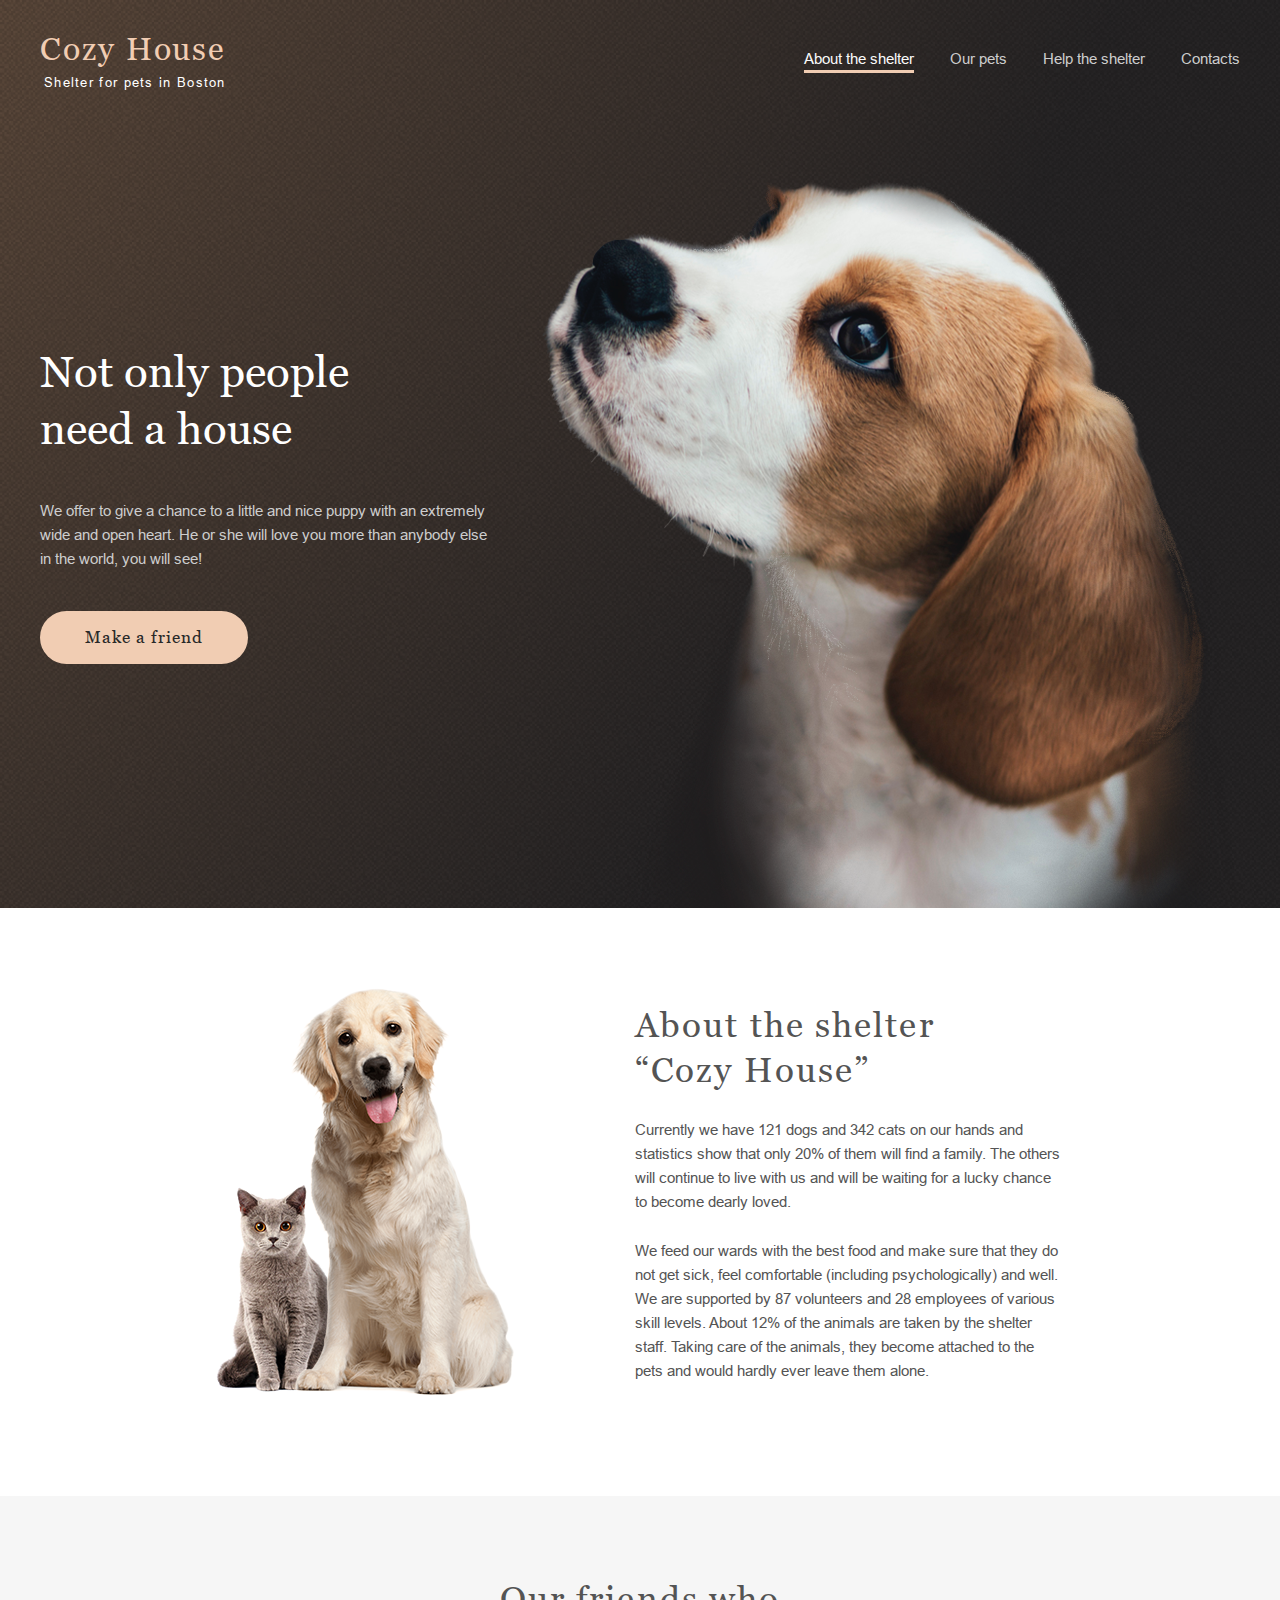
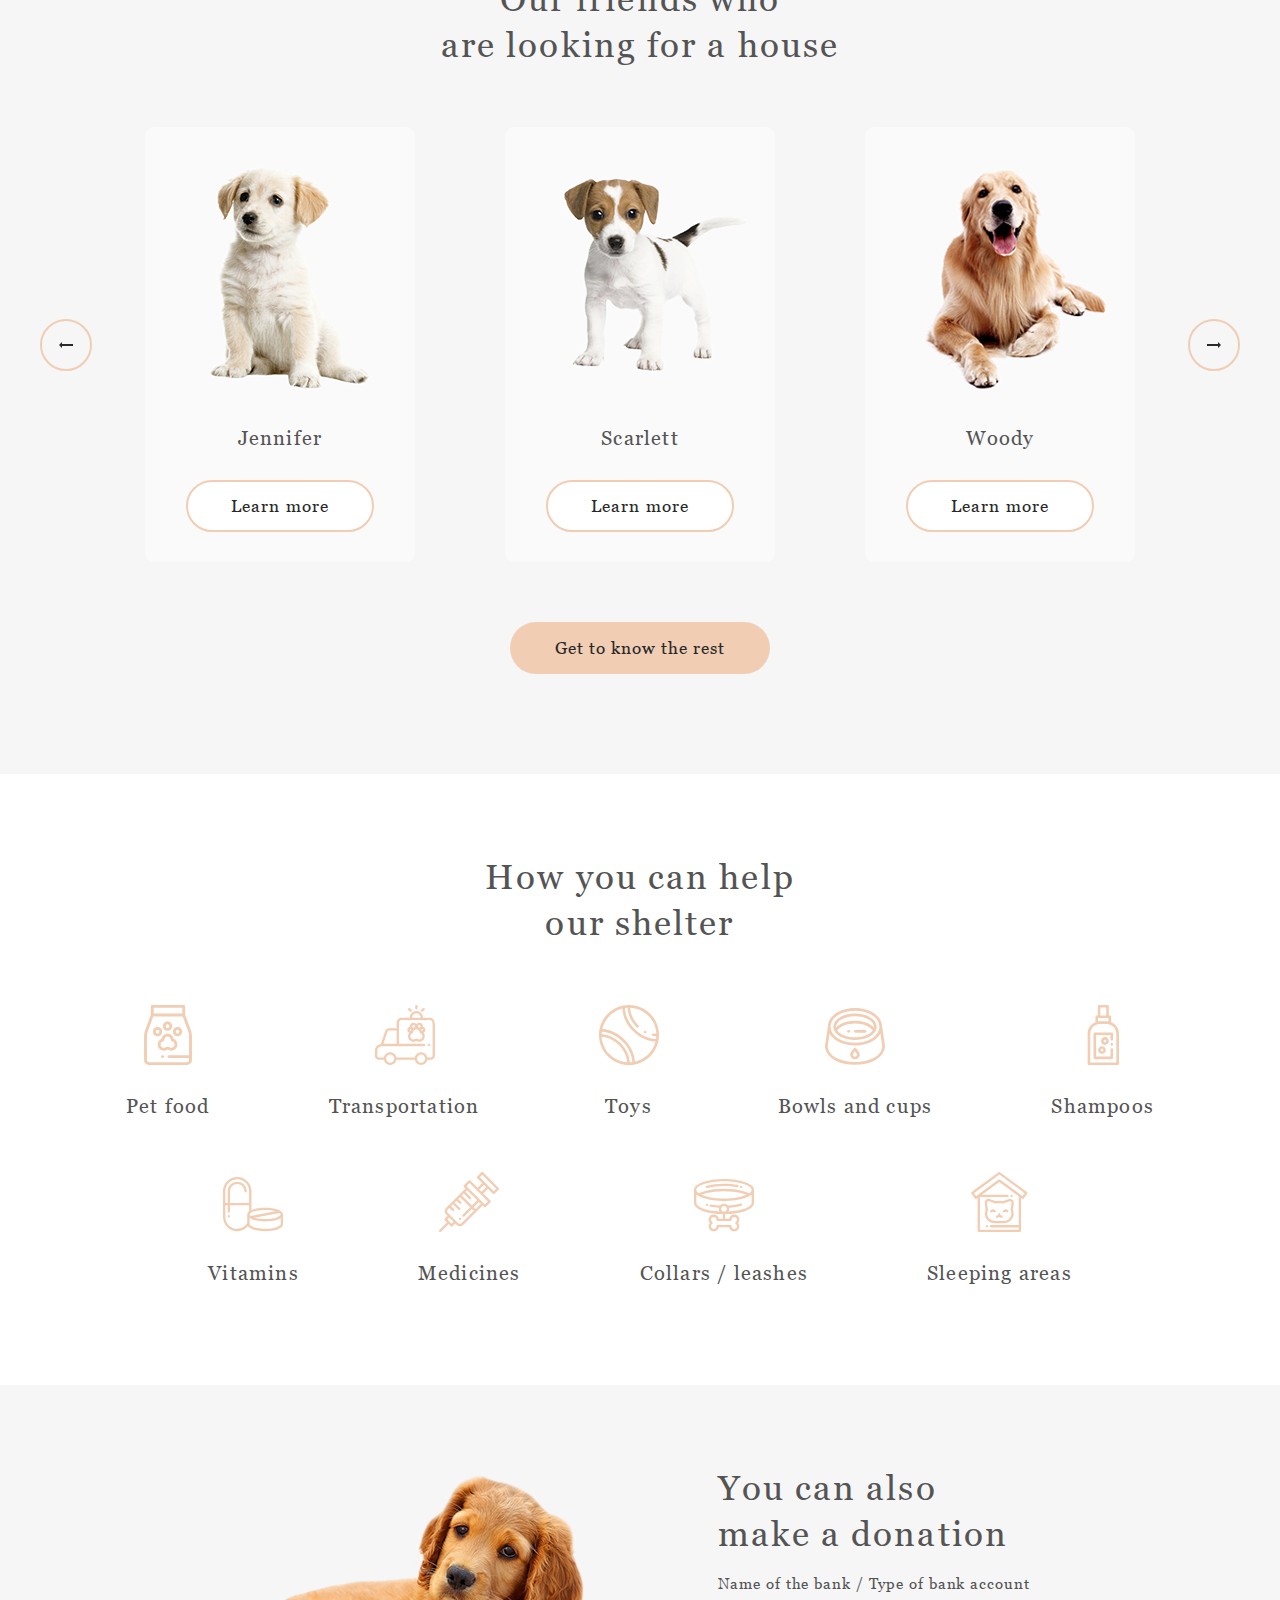
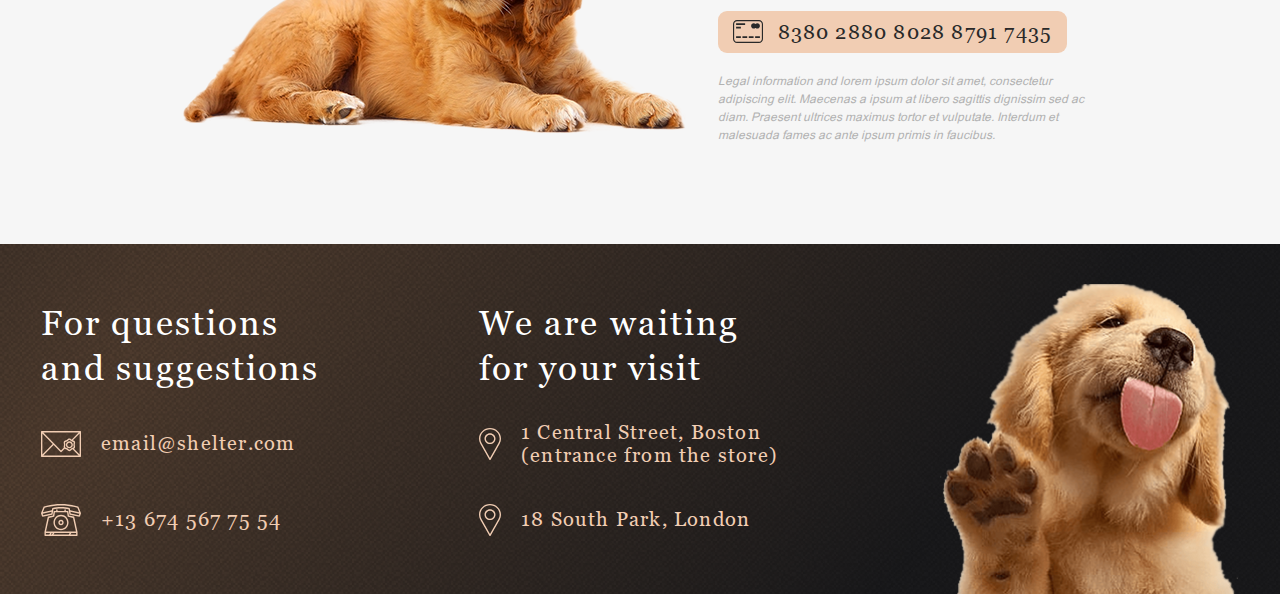
<file: pages/main/index.html>
<!DOCTYPE html>
<html lang="en">
<head>
	<meta charset="UTF-8">
	<meta http-equiv="X-UA-Compatible" content="IE=edge">
	<meta name="viewport" content="width=device-width, initial-scale=1.0">
	<link rel="stylesheet" href="../../assets/css/global.css">
	<link rel="stylesheet" href="style.css">
	<link rel="stylesheet" href="../../assets/css/adaptive.css">
	<link rel="icon" href='../../assets/favicon.ico' type="image/x-icon">
	<title>Shelter</title>
</head>
<body>
<div class="mask"></div>
<div class="modal">
	<div class="modal-window">
		<button class="modal-button secondary circle close"></button>
		<div class="modal-content">
		</div>
	</div>
</div>
<header class="header">
	<div class="header-content container">
		<a class="logo" href="javascript:void(0)">
			<h1 class="logo-title">Cozy House</h1>
			<div class="logo-subtitle">Shelter for pets in Boston</div>
		</a>
		<nav class="menu">
			<ul class="menu-list">
				<li><a href="#" class="active-link">About the shelter</a></li>
				<li><a href="../pets/">Our pets</a></li>
				<li><a href="#help">Help the shelter</a></li>
				<li><a href="#footer">Contacts</a></li>
			</ul>
		</nav>
		<div class="burger">
		</div>
	</div>
</header>
<main>
	<section class="not-only">
		<div class="not-only-content container">
			<div class="not-only-text">
				<h2>Not only people<br>need a house</h2>
				<p>We offer to give a chance to a little and nice puppy with an extremely
					wide and open heart. He or she will love you more than anybody else
					in the world, you will see!</p>
				<button type="button" onclick="location.href='#pets'">Make a friend</button>
			</div>
			<div class="not-only-img" >
				<img src="../../assets/images/start-screen-dog.png" alt="Make a friend Puppy">
			</div>
		</div>
	</section>
	<section id="about">
		<div class="about-content container">
			<div class="about-pets">
				<img  src="../../assets/images/about-pets.png" alt="Cozy House Pets">
			</div>
			<div class="about-shelter">
				<h3>About the shelter<br>“Cozy House”</h3>
				<p>Currently we have 121 dogs and 342 cats on our hands and statistics show that only 20% of them will find a family. The others will continue to live with us and will be waiting for a lucky chance to become dearly loved.</p>
				<p>We feed our wards with the best food and make sure that they do not get sick, feel comfortable (including psychologically) and well. We are supported by 87 volunteers and 28 employees of various skill levels. About 12% of the animals are taken by the shelter staff. Taking care of the animals, they become attached to the pets and would hardly ever leave them alone.</p>
			</div>
		</div>
	</section>
	<section id="pets" class="our-friends" >
		<div class="our-friends-content container">
			<h3>Our friends who<br>are looking for a house</h3>
			<div class="slider">
				<button type="button" id="slider-btn-left" class="secondary circle arrow-left slider-btn"></button>
				<div class="slider-wrapper">
					<div class="slider-carousel">
						<div class="slider-slide" id="slide-left"></div>
						<div class="slider-slide" id="slide-active"></div>
						<div class="slider-slide" id="slide-right"></div>
					</div>
				</div>
				<button type="button" id="slider-btn-right" class="secondary circle arrow-right slider-btn"></button>
			</div>
			<button type="button" onclick="location.href='../pets/'">Get to know the rest</button>
		</div>
	</section>
	<section id="help">
		<div class="help-content container">
			<h3>How you can help<br>our shelter</h3>
			<div class="help-list">
				<div><img src="../../assets/icons/pet-food.svg" alt="Pet food"><h4>Pet food</h4></div>
				<div><img src="../../assets/icons/transportation.svg" alt="Transportation"><h4>Transportation</h4></div>
				<div><img src="../../assets/icons/toys.svg" alt="Toys"><h4>Toys</h4></div>
				<div><img src="../../assets/icons/bowls-and-cups.svg" alt="Bowls and cups"><h4>Bowls and cups</h4></div>
				<div><img src="../../assets/icons/shampoos.svg" alt="Shampoos"><h4>Shampoos</h4></div>
				<div><img src="../../assets/icons/vitamins.svg" alt="Vitamins"><h4>Vitamins</h4></div>
				<div><img src="../../assets/icons/medicines.svg" alt="Medicines"><h4>Medicines</h4></div>
				<div><img src="../../assets/icons/collars-leashes.svg" alt="Collars / leashes"><h4>Collars / leashes</h4></div>
				<div><img src="../../assets/icons/sleeping-area.svg" alt="Sleeping areas"><h4>Sleeping areas</h4></div>
			</div>
		</div>
	</section>
	<section class="donation">
		<div class="donation-content container">
			<div class="donation-dog">
				<img src="../../assets/images/donation-dog.png" alt="Make a Donation Dog">
			</div>
			<div class="make-donation">
				<h3>You can also<br>make a donation</h3>
				<h5>Name of the bank / Type of bank account</h5>
				<button type="button" class="donation-link"  onclick="location.href='javascript:void(0)'">
					<img src="../../assets/icons/credit-card.svg" alt="Credit card">
					8380 2880 8028 8791 7435
				</button>
				<p class="donation-description">Legal information and lorem ipsum dolor sit amet, consectetur adipiscing elit. Maecenas a ipsum at libero sagittis dignissim sed ac diam. Praesent ultrices maximus tortor et vulputate. Interdum et malesuada fames ac ante ipsum primis in faucibus.</p>
			</div>
		</div>
	</section>
</main>
<footer id="footer" class="footer">
	<div class="footer-content container">
		<div class="footer-contacts">
			<h3>For questions and suggestions</h3>
			<a class="footer-link" href="mailto:email@shelter.com">
				<img src="../../assets/icons/mail.svg" alt="E-mail">
				<h4>email@shelter.com</h4>
			</a>
			<a class="footer-link" href="tel:+136745677554">
				<img src="../../assets/icons/phone.svg" alt="Phone">
				<h4>+13 674 567 75 54</h4>
			</a>
		</div>
		<div class="footer-locations">
			<h3>We are waiting for your visit</h3>
			<a class="footer-link" target="_blank" href="https://goo.gl/maps/KDunD3WcyuaFPSno9">
				<img src="../../assets/icons/location.svg" alt="Locations">
				<h4>1 Central Street, Boston <br>(entrance from the store)</h4>
			</a>
			<a class="footer-link" target="_blank" href="https://goo.gl/maps/sorm8G4yKFkrYsxG8">
				<img src="../../assets/icons/location.svg" alt="Locations">
				<h4>18 South Park, London</h4>
			</a>
		</div>
		<div class="footer-img">
			<img src="../../assets/images/footer-dog.png" alt="Locations Dog">
		</div>
	</div>
</footer>
<script src="script.js" type="module"></script>
<script src="../../assets/js/popup.js" type="module"></script>
<script src="../../assets/js/burger.js" type="module"></script>
</body>
</html>
</file>
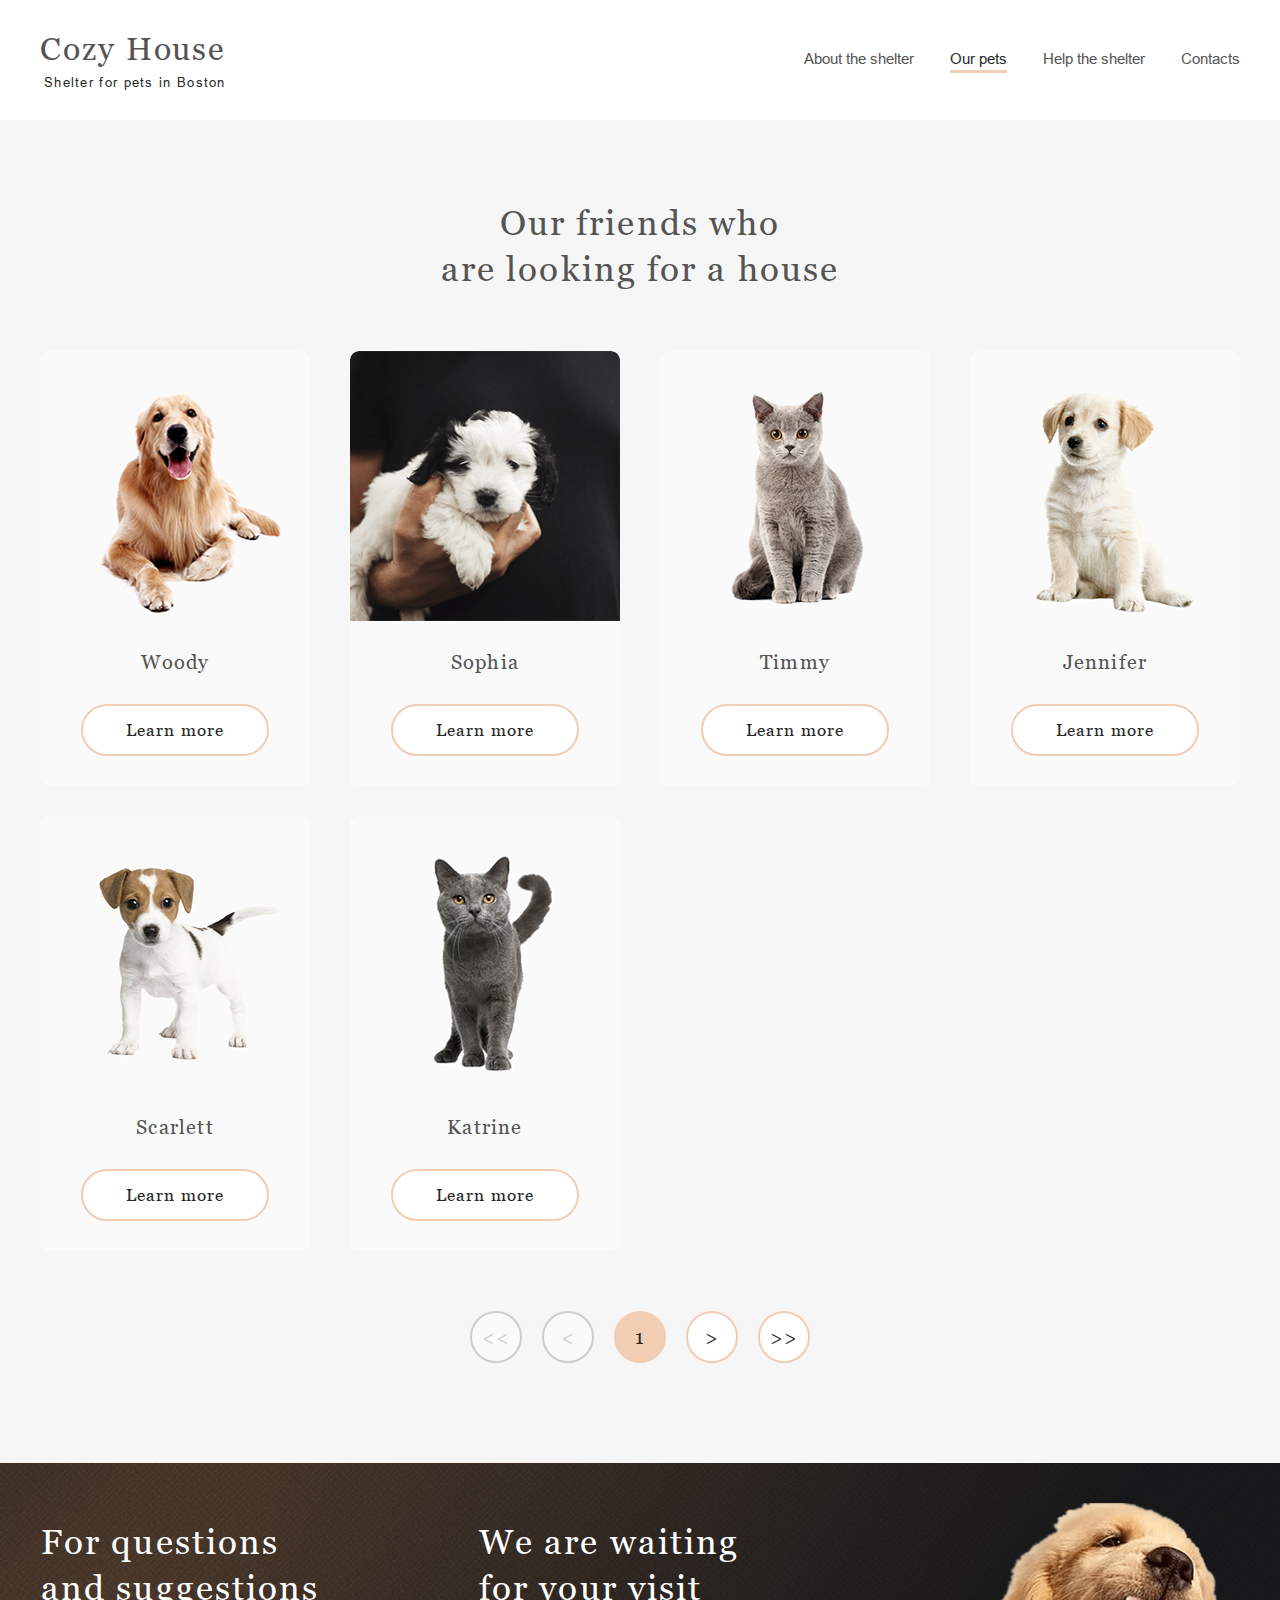
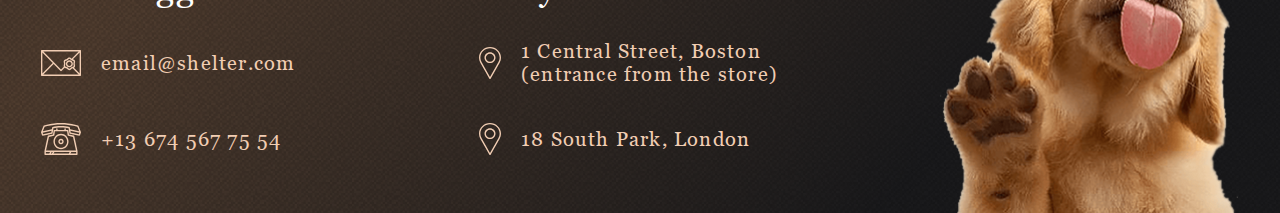
<file: pages/pets/index.html>
<!DOCTYPE html>
<html lang="en">
<head>
	<meta charset="UTF-8">
	<meta http-equiv="X-UA-Compatible" content="IE=edge">
	<meta name="viewport" content="width=device-width, initial-scale=1.0">
	<link rel="stylesheet" href="../../assets/css/global.css">
	<link rel="stylesheet" href="style.css">
	<link rel="icon" href='../../assets/favicon.ico' type="image/x-icon">
	<link rel="stylesheet" href="../../assets/css/adaptive.css">
	<title>Shelter</title>
</head>
<body>
<div class="mask"></div>
<div class="modal">
	<div class="modal-window">
		<button class="modal-button secondary circle close"></button>
		<div class="modal-content">
		</div>
	</div>
</div>
<header class="header pets-header">
	<div class="header-content container">
		<a class="logo" href="../main">
			<h1 class="logo-title">Cozy House</h1>
			<div class="logo-subtitle">Shelter for pets in Boston</div>
		</a>
		<nav class="menu pets-page">
			<ul class="menu-list">
				<li><a href="../main">About the shelter</a></li>
				<li><a href="#" class="active-link">Our pets</a></li>
				<li><a href="../main/#help">Help the shelter</a></li>
				<li><a href="#footer">Contacts</a></li>
			</ul>
		</nav>
		<div class="burger">
		</div>
	</div>
</header>
<main>
	<section class="our-friends">
		<div class="container our-friends-content-pets">
			<h3>Our friends who<br>are looking for a house</h3>
			<div class="our-friends-cards slider-carousel"></div>
			<div class="our-friends-pagination">
				<button type="button" id="start" class="secondary circle" disabled >&lt;&lt;</button>
				<button type="button" id="prev" class="secondary circle" disabled >&lt;</button>
				<button type="button" id="current" class="circle current">1</button>
				<button type="button" id="next" class="secondary circle">&gt;</button>
				<button type="button" id="end" class="secondary circle">&gt;&gt;</button>
			</div>
		</div>
	</section>
</main>
<footer id="footer" class="footer">
	<div class="footer-content container">
		<div class="footer-contacts">
			<h3>For questions and suggestions</h3>
			<a class="footer-link" href="mailto:email@shelter.com">
				<img src="../../assets/icons/mail.svg" alt="E-mail">
				<h4>email@shelter.com</h4>
			</a>
			<a class="footer-link" href="tel:+136745677554">
				<img src="../../assets/icons/phone.svg" alt="Phone">
				<h4>+13 674 567 75 54</h4>
			</a>
		</div>
		<div class="footer-locations">
			<h3>We are waiting for your visit</h3>
			<a class="footer-link" target="_blank" href="https://goo.gl/maps/KDunD3WcyuaFPSno9">
				<img src="../../assets/icons/location.svg" alt="Locations">
				<h4>1 Central Street, Boston <br>(entrance from the store)</h4>
			</a>
			<a class="footer-link" target="_blank" href="https://goo.gl/maps/sorm8G4yKFkrYsxG8">
				<img src="../../assets/icons/location.svg" alt="Pin">
				<h4>18 South Park, London</h4>
			</a>
		</div>
		<img src="../../assets/images/footer-dog.png" alt="Locations Dog">
	</div>
</footer>
<script src="script.js" type="module"></script>
<script src="../../assets/js/popup.js" type="module"></script>
<script src="../../assets/js/burger.js" type="module"></script>
</body>
</html>
</file>
<file: assets/css/global.css>
:root {
    --color-primary: #f1cdb3;
    --color-primary-light: #fddcc4;

    --color-light-s: #fafafa;
    --color-light-l: #f6f6f6;
    --color-light-xl: #ffffff;

    --color-dark-s: #cdcdcd;
    --color-dark-m: #b2b2b2;
    --color-dark-l: #545454;
    --color-dark-xl: #000000;
    --color-dark-3xl: #292929;

    --color-modal-shadow: rgba(41, 41, 41, 0.6);

    --primary-border: 2px solid var(--color-primary);
    --dark-border: 2px solid var(--color-dark-xl);
}

@font-face {
    font-family: 'Arial';
    src: url('../../assets/fonts/arial/arial-regular.ttf');
    font-weight: 400;
}

@font-face {
    font-family: 'Georgia';
    src: url('../../assets/fonts/georgia/georgia-regular.ttf');
    font-weight: 400;
}
@font-face {
    font-family: 'Georgia';
    src: url('../../assets/fonts/georgia/georgia-bold.ttf');
    font-weight: bold;
}

/* Page */

html {
    box-sizing: border-box;
    -webkit-box-sizing: border-box;
    scroll-behavior: smooth;
    min-height: 100%;
    max-width: 100%;
    -ms-text-size-adjust: 100%;
    -moz-text-size-adjust: 100%;
    -webkit-text-size-adjust: 100%;
    overflow-x: hidden;
}

html.lock {
    overflow: hidden;
}

* {
    padding: 0;
    margin: 0;
    border: 0;
}

*,
*::before,
*::after {
    -moz-box-sizing: border-box;
    -webkit-box-sizing: border-box;
    box-sizing: border-box;
}

h1,
h2,
h3,
h4,
h5,
p {
    color: var(--color-dark-l);
}

h1,
h2,
h3,
h4,
h5 {
    font-family: Georgia, sans-serif;
    font-weight: 400;
    line-height: 130%;
    font-size: 44px;
}

h3,
h4,
h5 {
    letter-spacing: 0.06em;
}

h3 {
    font-size: 35px;
}

h4 {
    font-size: 20px;
    line-height: 115%;
}

h5 {
    font-size: 15px;
    line-height: 110%;
}

p {
    font-family: Arial, sans-serif;
    font-size: 15px;
    font-weight: 400;
    line-height: 160%;
}

:focus,
:active {
    outline: none;
}

a:focus,
a:active {
    outline: none;
}

a,
a:hover,
a:visited,
a:focus {
    text-decoration: none;
    color: var(--color-dark-l);
}

nav,
footer,
header {
    display: block;
}

ul li {
    list-style: none;
}

img {
    vertical-align: top;
    max-width: 100%;
    display: block;
}

button::-moz-focus-inner {
    padding: 0;
    border: 0;
}

button {
    display: flex;
    align-items: center;
    justify-content: center;
    padding: 15px 45px;
    background-color: var(--color-primary);
    color: var(--color-dark-3xl);
    border-radius: 100px;
    border: none;
    cursor: pointer;
    font-family: Georgia, serif;
    font-size: 17px;
    letter-spacing: 0.06em;
    line-height: 130%;
    font-weight: 400;
    transition-duration: 0.3s;
}

button:hover {
    background-color: var(--color-primary-light);
}

button:hover:disabled,
button:disabled {
    pointer-events: none;
}

button.secondary {
    background-color: var(--color-light-xl);
    border: 2px solid var(--color-primary);
    padding: 13px 43px;
}

button.secondary:hover {
    background-color: var(--color-primary-light);
    border: 2px solid var(--color-primary-light);
}

button.secondary:disabled,
button.secondary:disabled:hover {
    border: 2px solid var(--color-dark-s);
    color: var(--color-dark-s);
    background-color: var(--color-light-s);
}

button.circle {
    display: flex;
    justify-content: center;
    align-content: center;
    padding: 0;
    min-width: 52px;
    min-height: 52px;
    font-size: 20px;
    text-align: center;
}

button.arrow-left {
    background: url(../../assets/icons/arrow-left.svg) no-repeat center;
}

button.arrow-right {
    background: url(../../assets/icons/arrow-right.svg) no-repeat center;
}

button.close {
    background: url(../../assets/icons/close.svg) no-repeat center;
}

.container {
    max-width: 1280px;
    margin: 0 auto;
    display: flex;
    flex-wrap: nowrap;
    align-items: center;
    justify-content: space-between;
    padding: 80px 40px 100px 40px;
}

/* Header */
.header {
    position: absolute;
    top: 30px;
    height: 60px;
    width: 100%;
}

.header-content {
    padding: 0 40px;
    /*padding: 30.5px 40px;*/
    display: flex;
    align-items: center;
    justify-content: space-between;
}

.logo {
    position: relative;
    left: 0;
    /*z-index: 25;*/
    transition: left 0.4s;
    white-space: nowrap;
}

.logo-title {
    font-family: Georgia, serif;
    font-size: 32px;
    line-height: 1;
    letter-spacing: 0.06em;
    color: var(--color-primary);
    margin: 2px 0 12px 0;
}

.logo-subtitle {
    font-family: Arial, sans-serif;
    font-size: 13px;
    line-height: 1;
    letter-spacing: 0.1em;
    margin-left: 4px;
    color: var(--color-light-xl);
}

.menu-list {
    display: flex;
    margin-bottom: 2px;
}

.menu-list li {
    margin-left: 36px;
}

.menu-list a {
    font-family: Arial, sans-serif;
    font-size: 15px;
    font-weight: 400;
    line-height: 1.6;
    padding: 2px 0 3px 0;
    color: var(--color-dark-s);
    transition: color 0.3s;
}

.menu-list a.active-link {
    border-bottom: 3px var(--color-primary) solid;
    color: var(--color-light-s);
}

.menu-list a:hover {
    color: var(--color-light-s);
}

/* Burger */
.burger {
    display: none;
    position: relative;
    cursor: pointer;
    width: 30px;
    height: 22px;
    border-top: var(--primary-border);
    border-bottom: var(--primary-border);
    transition: transform 0.3s;
    z-index: 20;
}

.burger::after {
    content: '';
    position: absolute;
    top: 8px;
    width: 30px;
    border-top: var(--primary-border);
}

/* Our Friends */
.our-friends {
    background-color: var(--color-light-l);
}

.our-friends h3 {
    text-align: center;
}

/* Cards */
.our-friends-content-pets,
.our-friends-content {
    flex-direction: column;
    justify-items: center;
    align-items: center;
    gap: 60px;
}

.card-pets {
    display: flex;
    flex-direction: column;
    justify-content: space-between;
    align-items: center;
    width: 270px;
    height: 435px;
    padding: 0 0 30px 0;
    background-color: var(--color-light-s);
    border-radius: 9px;
    transition: background-color 0.4s, box-shadow 0.4s;
}

.card-pets:hover {
    cursor: pointer;
    background-color: var(--color-light-xl);
    box-shadow: 0 2px 35px 14px rgba(13, 13, 13, 0.04);
}

.card-pets:hover button {
    background-color: var(--color-primary-light);
    border: 2px solid var(--color-primary-light);
}

.card-pets img {
    width: 270px;
    border-radius: 9px 9px 0 0;
}

/* Footer */
.footer {
    background-image: url(../../assets/images/footer-gradient-background.png);
    background-size: cover;
    background-repeat: no-repeat;
}

.footer h3 {
    color: var(--color-light-xl);
}

.footer h4 {
    color: var(--color-primary);
}

.footer-content {
    display: flex;
    gap: 159px;
    justify-content: center;
    /*justify-content: space-between;*/
    align-items: flex-start;
    flex-wrap: wrap;
    padding-top: 40px;
    padding-bottom: 0;
}

.footer-locations,
.footer-contacts {
    margin-top: 16px;
    height: 235px;
    display: flex;
    flex-direction: column;
    justify-content: space-between;
    gap: 30px;
}

.footer-contacts {
    max-width: 279px;
}

.footer-locations {
    max-width: 301px;
}

.footer-link {
    display: flex;
    flex-wrap: nowrap;
    justify-content: flex-start;
    align-items: center;
    gap: 20px;
    min-height: 46px;
}

.footer-img {
    max-width: 300px;
}

/* Mask */
.mask {
    display: none;
    position: fixed;
    z-index: 5;
    left: 0;
    top: 0;
    width: 0;
    height: 0;
    opacity: 0;
    transition: all 0.4s ease-in-out;
}

.mask.mask-active {
    display: block;
    opacity: 1;
    height: 100%;
    width: 100%;
    background-color: var(--color-modal-shadow);
}

/* Modal */

@keyframes modalShow {
    0% {
        opacity: 0;
        scale: 0;
    }
    100% {
        opacity: 1;
        scale: 1;
    }
}

.modal {
    display: none;
    position: fixed;
    align-items: center;
    justify-content: center;
    z-index: 30;
    left: 0;
    top: 0;
    width: 100%;
    height: 100vh;
    animation: modalShow 0.3s ease-in-out;
}

.modal.modal-active {
    display: flex;
}

.modal-window {
    position: fixed;
    width: 100%;
    max-width: 900px;
    /*height: 500px;*/
}

.modal-window > button {
    position: absolute;
    top: -50px;
    right: -45px;
}

.modal-content {
    display: flex;
    /*justify-content: space-between;*/
    width: 900px;
    height: auto;
    border-radius: 9px;
    background-color: var(--color-light-s);
    align-items: center;
    font-family: Georgia, serif;
}

.modal-content > img {
    width: 500px;
    height: 500px;
    border-radius: 9px;
}

.modal-info {
    display: flex;
    flex-direction: column;
    /*width: 351px;*/
    padding: 12px 20px 45px 30px;
}

.modal-info > h3 {
    margin-bottom: 10px;
}

.modal-info > h4 {
    margin-bottom: 40px;
}

.modal-info > h5 {
    margin-bottom: 40px;
}

.modal-info > ul {
    font-weight: 700;
    margin-left: 12px;
}

.modal-info > ul > li:not(:last-child) {
    margin-bottom: 7px;
}

.modal-info > ul > li span {
    font-weight: 400;
    font-size: 15px;
    line-height: 110%;
    letter-spacing: 0.06em;
    color: var(--color-dark-xl);
}

.modal-item:before {
    content: '\2022';
    color: var(--color-primary);
    font-weight: bold;
    display: inline-block;
    width: 1em;
    margin-left: -1em;
}

/*.modal:hover button.close {*/
/*    background-color: var(--color-primary-light);*/
/*    border: 2px solid var(--color-primary-light);*/
/*}*/

.modal-window:hover button.close:not(:hover) {
    background-color: transparent;
}
</file>
<file: pages/main/style.css>
/* Not-only */
.not-only {
    background-image: url(../../assets/images/start-screen-gradient-background.png);
    background-repeat: no-repeat;
    background-size: cover;
    width: 100%;
}

.not-only-content {
    padding-top: 180px;
    padding-bottom: 0;
    align-items: flex-start;
    justify-content: space-between;
}

.not-only-text {
    margin-top: 163px;
    height: 322px;
    max-width: 460px;
}

.not-only-text > h2 {
    margin: 0 0 42px 0;
    color: var(--color-light-xl);
}

.not-only-text > p {
    margin: 0 0 40px 0;
    color: var(--color-dark-s);
}

/* About */
.about-content {
    display: flex;
    justify-content: center;
    align-items: center;
    gap: 120px;
}

.about-shelter {
    max-width: 430px;
    display: flex;
    flex-direction: column;
    gap: 25px;
}

/* Our Friends Slider */
.slider {
    display: flex;
    justify-content: center;
    align-items: center;
    gap: 53px;
}

.slider-wrapper {
    width: 990px;
    overflow: hidden;
}

.slider-carousel {
    position: relative;
    left: -1030px;
    display: flex;
    justify-content: space-between;
    gap: 40px;
}

@keyframes move-right {
    from {
        left: -1030px;
    }

    to {
        left: -2060px;
    }
}

.transition-right {
    animation-name: move-right;
    animation-duration: 1s;
}

@keyframes move-left {
    from {
        left: -1030px;
    }

    to {
        left: 0;
    }
}

.transition-left {
    animation-name: move-left;
    animation-duration: 1s;
}

.slider-slide {
    display: flex;
    justify-content: space-between;
    gap: 90px;
}

/* Help */
.help-content {
    flex-direction: column;
    flex-wrap: nowrap;
    gap: 60px;
}

.help-content h3 {
    text-align: center;
}

.help-list {
    display: flex;
    flex-wrap: wrap;
    gap: 54px 119px;
    align-items: baseline;
    justify-content: center;
}

.help-list > div {
    display: flex;
    flex-direction: column;
    flex-wrap: nowrap;
    align-items: center;
    gap: 30px;
}

/* Donation */
.donation {
    background-color: var(--color-light-l);
}

.donation-content {
    align-items: center;
    justify-content: center;
    gap: 30px;
}

.make-donation {
    display: flex;
    flex-direction: column;
    align-items: flex-start;
    gap: 19px;
    max-width: 380px;
}

.donation-link {
    border-radius: 9px;
    display: flex;
    justify-content: space-between;
    gap: 15px;
    padding: 8px 15px;
    font-size: 20px;
    letter-spacing: 0.06em;
    line-height: 1.3;
}

.donation-description {
    color: var(--color-dark-m);
    font-size: 12px;
    line-height: 150%;
    font-style: italic;
}
</file>
<file: assets/css/adaptive.css>
@media (max-width: 1279px) {
    .container {
        padding: 80px 30px 100px 30px;
    }

    .header-content {
        padding: 0 30px;
    }

    /* Not-only */
    .not-only-content {
        align-items: center;
        gap: 100px;
        padding: 150px 20px 0 20px;
    }

    .not-only-text {
        margin-top: 0;
    }

    .not-only-text > button {
        margin: 0 auto;
    }

    .not-only-img {
        max-width: 569px;
        align-self: flex-end;
    }

    /* About */
    .about-content {
        /*flex-direction: column-reverse;*/
        gap: 80px;
    }

    /* Our Friends Slider */
    .slider {
        gap: 16px;
    }

    .slider-wrapper {
        width: 580px;
    }

    .slider-carousel {
        left: -620px;
    }

    @keyframes move-right {
        from {
            left: -620px;
        }

        to {
            left: -1240px;
        }
    }

    @keyframes move-left {
        from {
            left: -620px;
        }

        to {
            left: 0;
        }
    }

    .slider-slide {
        gap: 40px;
    }

    .slider-slide > .card-pets:nth-child(3) {
        display: none;
    }

    /*.card-right {*/
    /*    display: none;*/
    /*}*/

    /* Help */
    .help-content {
        gap: 57px;
    }

    .help-list {
        display: grid;
        grid-template-columns: repeat(3, 1fr);
        gap: 55px 28px;
        width: 100%;
        padding: 0 20px;
    }

    /* Donation */
    .donation-content {
        /*flex-direction: column-reverse;*/
        gap: 60px;
    }

    /* Footer */
    .footer-content {
        /*max-width: 900px;*/
        padding-top: 17px;
        padding-bottom: 0;
        gap: 60px;
    }

    /* -----------pets------------*/
    /* Our friends Pagination*/
    .our-friends-content-pets {
        padding-bottom: 80px;
        gap: 31px;
    }

    .our-friends-cards {
        grid-template-columns: repeat(2, 1fr);
    }

    .our-friends-cards > .card-pets:not(:nth-of-type(-n + 6)) {
        display: none;
    }

    /* -----------Modal------------*/

    .modal-window {
        max-width: 630px;
    }

    .modal-content {
        width: 630px;
    }

    .modal-content > img {
        width: 350px;
        height: 350px;
    }

    .modal-info {
        /*width: 265px;*/
        padding: 10px 9px 30px 11px;
    }

    .modal-info > h4 {
        margin-bottom: 20px;
    }

    .modal-info > h5 {
        font-size: 13px;
        line-height: 110%;
        margin-bottom: 20px;
    }

    .modal-info > ul > li:not(:last-child) {
        margin-bottom: 5px;
    }
}

@media (max-width: 1023px) {
    .not-only-content {
        flex-direction: column;
    }

    .about-content {
        flex-direction: column-reverse;
    }

    .donation-content {
        flex-direction: column-reverse;
    }

    .footer-content {
        max-width: 900px;
    }
}

@media (max-width: 767px) {
    h2,
    h3 {
        font-size: 25px;
        text-align: center;
    }

    .container {
        padding: 42px 10px 42px 10px;
    }

    .header-content {
        padding: 0 20px;
    }

    /* Burger */
    .burger {
        display: block;
    }

    .burger.rotate {
        transform: rotate(90deg);
    }

    .menu {
        position: fixed;
        width: 320px;
        height: 100vh;
        top: 0;
        right: -350px;
        background-color: var(--color-dark-3xl);
        transition: right 0.4s ease-in-out;
        z-index: 20;
    }

    .menu.pets-page {
        background-color: var(--color-light-xl);
    }

    .menu.menu-active {
        right: 0;
    }

    .menu-list {
        display: flex;
        flex-direction: column;
        /*justify-content: center;*/
        align-items: center;
        gap: 25px;
        height: 100%;
        /*margin: 120px 0;*/
        padding: 29vh 30px 0;
        overflow-y: auto;
        /*padding-top: 30vh;*/
    }

    .menu-list li {
        margin-left: 0;
        padding: 8px 0;
    }

    .menu-list a {
        font-size: 32px;
    }

    .logo.move {
        left: calc(100% - 255px);
    }

    /* Not-only */
    .not-only-content {
        padding: 150px 10px 0 10px;
        gap: 81px;
    }

    .not-only-text {
        text-align: center;
    }

    .not-only-text > h2 {
        letter-spacing: 0.06em;
    }

    .not-only-img {
        max-width: 260px;
    }

    /* About */
    .about-content {
        padding: 42px 24px 42px 24px;
        /*margin: 0 24px;*/
        max-width: 430px;
        gap: 42px;
    }

    .about-shelter {
        width: auto;
        gap: 23px;
    }

    .about-shelter > p {
        text-align: justify;
    }

    .about-pets {
        max-width: 260px;
    }

    /* Our Friends Slider */
    .our-friends-content {
        gap: 41px;
    }

    .slider {
        flex-wrap: wrap;
        width: 300px;
        margin: 0 auto;
    }

    button.slider-btn {
        order: 10;
        margin: 0 35px;
    }

    .slider-wrapper {
        width: 270px;
    }

    .slider-carousel {
        left: -310px;
    }

    @keyframes move-right {
        from {
            left: -310px;
        }

        to {
            left: -620px;
        }
    }

    @keyframes move-left {
        from {
            left: -310px;
        }

        to {
            left: 0;
        }
    }

    .slider-slide > .card-pets:nth-child(2) {
        display: none;
    }

    /*.card-center {*/
    /*    display: none;*/
    /*}*/

    /* Help */
    .help-content {
        gap: 42px;
    }

    .help-list {
        grid-template-columns: repeat(2, 1fr);
        gap: 30px 24px;
        padding: 0;
    }

    .help-list > div {
        gap: 20px;
    }

    .help-list img {
        height: 50px;
    }

    .help-list h4 {
        font-size: 15px;
    }

    /* Donation */
    .donation-content {
        gap: 42px;
    }

    .make-donation {
        align-items: center;
        padding: 0 10px;
        gap: 23px;
    }

    .make-donation h5 {
        letter-spacing: 0;
    }

    .make-donation p {
        text-align: justify;
    }

    .donation-link {
        gap: 10px;
        height: 43px;
        font-size: 15px;
    }

    .donation-dog {
        max-width: 260px;
    }

    /* Footer */
    .footer-content {
        padding-bottom: 0;
        padding-top: 30px;
        flex-direction: column;
        align-items: center;
        gap: 33px;
    }

    .footer-content img {
        max-width: 260px;
    }

    .footer-locations,
    .footer-contacts {
        width: 100%;
        height: auto;
        align-items: center;
        gap: 29px;
        margin-top: 0;
    }

    .footer-content h3 {
        max-width: 260px;
    }

    .footer-locations a {
        align-self: flex-start;
    }

    .footer-locations {
        gap: 35px;
    }

    .footer-link {
        min-height: 47px;
    }

    /* -----------pets------------*/
    /* Our friends Pagination*/

    .our-friends-content-pets {
        gap: 41px;
    }

    .our-friends-cards {
        grid-template-columns: 1fr;
    }

    .our-friends-cards > .card-pets:not(:nth-of-type(-n + 3)) {
        display: none;
    }

    .our-friends-pagination {
        gap: 10px;
    }

    /* -----------Modal------------*/

    .modal-window {
        max-width: 240px;
    }

    .modal-content {
        width: 240px;
    }

    .modal-content > img {
        display: none;
    }

    .modal-info {
        width: 240px;
        padding: 12px;
        margin: 0 auto;
    }

    .modal-info > h5 {
        margin-bottom: 24px;
        text-align: justify;
    }

    .modal-info > h4 {
        text-align: center;
    }

    .modal-info > h3 {
        font-size: 35px;
    }

    .modal-window > button {
        top: -52px;
        right: -30px;
    }
}
</file>
<file: pages/pets/style.css>
/* Header */
.header.pets-header {
    top: 30px;
}

.logo-title {
    color: var(--color-dark-l);
    margin: 2px 0 12px 0;
}

.logo-subtitle {
    color: var(--color-dark-3xl);
}

.menu-list a {
    color: var(--color-dark-l);
}

.menu-list a:hover {
    color: var(--color-dark-3xl);
}

.menu-list a.active-link {
    color: var(--color-dark-3xl);
}

.burger {
    border-top: var(--dark-border);
    border-bottom: var(--dark-border);
}

.burger::after {
    border-top: var(--dark-border);
}

/* Our friends Pagination*/
.our-friends-content-pets {
    margin-top: 120px;
}

.our-friends-cards {
    display: grid;
    grid-template-columns: repeat(4, 1fr);
    column-gap: 40px;
    row-gap: 30px;
}

.our-friends-pagination {
    display: flex;
    gap: 20px;
}

.our-friends-cards > .card-pets:not(:nth-of-type(-n + 8)) {
    display: none;
}

button.current,
button.current:hover {
    cursor: default;
    background-color: var(--color-primary);
    color: var(--color-dark-3xl);
    border: 2px solid var(--color-primary);
}
</file>
